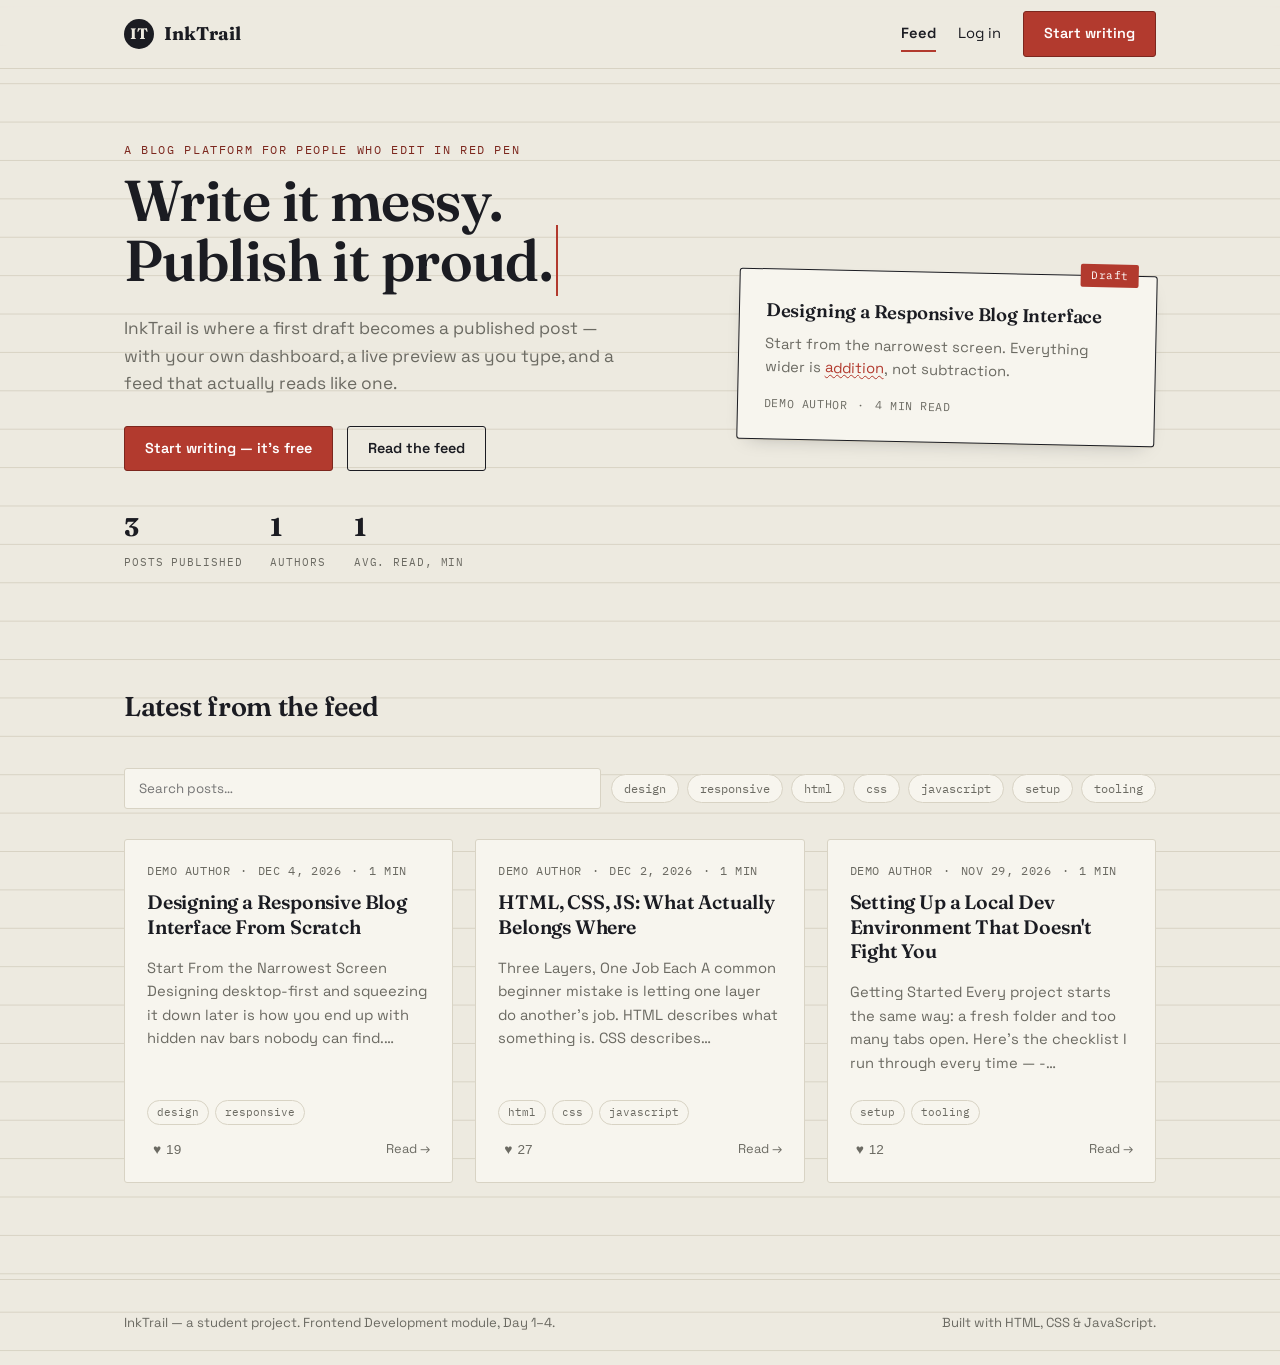
<file: index.html>
<!DOCTYPE html>
<html lang="en">
<head>
<meta charset="UTF-8" />
<meta name="viewport" content="width=device-width, initial-scale=1.0" />
<title>InkTrail — Write in the margins</title>
<link rel="stylesheet" href="css/style.css" />
</head>
<body>

<nav class="site-nav">
  <div class="container">
    <a class="brand" href="index.html">
      <span class="brand-mark">IT</span>
      <span class="brand-word">InkTrail</span>
    </a>
    <button class="menu-toggle" data-menu-toggle aria-label="Toggle menu" aria-expanded="false">
      <span></span><span></span><span></span>
    </button>
    <div class="nav-links" data-menu>
      <a class="nav-link" href="index.html">Feed</a>
      <span data-auth-slot style="display:flex; align-items:center; gap:22px;"></span>
    </div>
  </div>
</nav>

<header class="hero">
  <div class="container hero-grid">
    <div>
      <p class="eyebrow">A blog platform for people who edit in red pen</p>
      <h1>Write it messy.<br><span class="typed" id="typed-text"></span></h1>
      <p class="hero-lede">InkTrail is where a first draft becomes a published post — with your own dashboard, a live preview as you type, and a feed that actually reads like one.</p>
      <div class="hero-actions">
        <a class="btn btn--primary" href="register.html">Start writing — it's free</a>
        <a class="btn btn--ghost" href="#feed">Read the feed</a>
      </div>
      <div class="hero-stats">
        <div class="hero-stat"><b id="stat-posts">—</b><span>Posts published</span></div>
        <div class="hero-stat"><b id="stat-authors">—</b><span>Authors</span></div>
        <div class="hero-stat"><b id="stat-words">—</b><span>Avg. read, min</span></div>
      </div>
    </div>
    <div class="hero-card">
      <h3>Designing a Responsive Blog Interface</h3>
      <p>Start from the narrowest screen. Everything wider is <span class="mark">addition</span>, not subtraction.</p>
      <div class="post-meta"><span>Demo Author</span><span>·</span><span>4 min read</span></div>
    </div>
  </div>
</header>

<main class="section" id="feed">
  <div class="container">
    <div class="section-head">
      <h2>Latest from the feed</h2>
    </div>
    <div class="filter-bar">
      <input type="search" id="search-input" placeholder="Search posts…" aria-label="Search posts" />
      <div id="tag-filters" style="display:flex; gap:8px; flex-wrap:wrap;"></div>
    </div>
    <div class="post-grid" id="post-grid"></div>
  </div>
</main>

<footer class="site-footer">
  <div class="container">
    <p>InkTrail — a student project. Frontend Development module, Day 1–4.</p>
    <p>Built with HTML, CSS &amp; JavaScript.</p>
  </div>
</footer>

<script src="js/data.js"></script>
<script src="js/app.js"></script>
<script>
  // typewriter headline
  (function typeHeadline() {
    const el = document.getElementById("typed-text");
    const phrases = ["Publish it proud.", "Edit it sharp.", "Share it wide."];
    let p = 0, i = 0, deleting = false;
    function tick() {
      const word = phrases[p];
      el.textContent = deleting ? word.slice(0, i--) : word.slice(0, i++);
      if (!deleting && i === word.length + 1) { deleting = true; setTimeout(tick, 1400); return; }
      if (deleting && i < 0) { deleting = false; p = (p + 1) % phrases.length; i = 0; }
      setTimeout(tick, deleting ? 35 : 65);
    }
    if (!window.matchMedia("(prefers-reduced-motion: reduce)").matches) tick();
    else el.textContent = phrases[0];
  })();

  // feed render
  let activeTag = null;
  function allTags(posts) {
    return [...new Set(posts.flatMap((p) => p.tags))];
  }
  function renderFeed() {
    const posts = DB.getPublishedPosts();
    const q = document.getElementById("search-input").value.trim().toLowerCase();
    const filtered = posts.filter((p) => {
      const matchesQ = !q || p.title.toLowerCase().includes(q) || p.tags.some((t) => t.includes(q));
      const matchesTag = !activeTag || p.tags.includes(activeTag);
      return matchesQ && matchesTag;
    });

    const grid = document.getElementById("post-grid");
    grid.innerHTML = filtered.length
      ? filtered.map(postCard).join("")
      : `<div class="empty-state" style="grid-column:1/-1;"><p class="display">No posts match that search.</p><p>Try a different keyword or tag.</p></div>`;

    grid.querySelectorAll("[data-like]").forEach((btn) => {
      btn.addEventListener("click", (e) => {
        e.preventDefault();
        e.stopPropagation();
        const liked = DB.toggleLike(btn.dataset.like);
        btn.classList.toggle("is-liked", liked);
        btn.querySelector("span").textContent = DB.getPost(btn.dataset.like).likes;
      });
    });

    const tagHost = document.getElementById("tag-filters");
    const tags = allTags(posts);
    tagHost.innerHTML = tags
      .map((t) => `<button class="tag-pill ${t === activeTag ? "is-active" : ""}" data-tag="${t}">${t}</button>`)
      .join("");
    tagHost.querySelectorAll("[data-tag]").forEach((btn) => {
      btn.addEventListener("click", () => {
        activeTag = activeTag === btn.dataset.tag ? null : btn.dataset.tag;
        renderFeed();
      });
    });

    document.getElementById("stat-posts").textContent = posts.length;
    document.getElementById("stat-authors").textContent = new Set(posts.map((p) => p.authorId)).size;
    const avg = posts.length ? Math.round(posts.reduce((s, p) => s + readingTime(p.content), 0) / posts.length) : 0;
    document.getElementById("stat-words").textContent = avg;
  }
  function postCard(p) {
    const liked = DB.isLiked(p.id);
    return `
      <a class="post-card reveal is-visible" href="post.html?id=${p.id}">
        <div class="post-meta"><span>${p.authorName}</span><span>·</span><span>${formatDate(p.createdAt)}</span><span>·</span><span>${readingTime(p.content)} min</span></div>
        <h3>${p.title}</h3>
        <p class="post-excerpt">${excerpt(p.content)}</p>
        <div class="post-tags">${p.tags.map((t) => `<span class="post-tag">${t}</span>`).join("")}</div>
        <div class="post-foot">
          <button class="like-btn ${liked ? "is-liked" : ""}" data-like="${p.id}">♥ <span>${p.likes}</span></button>
          <span>Read →</span>
        </div>
      </a>`;
  }
  document.getElementById("search-input").addEventListener("input", renderFeed);
  renderFeed();
</script>
</body>
</html>
</file>
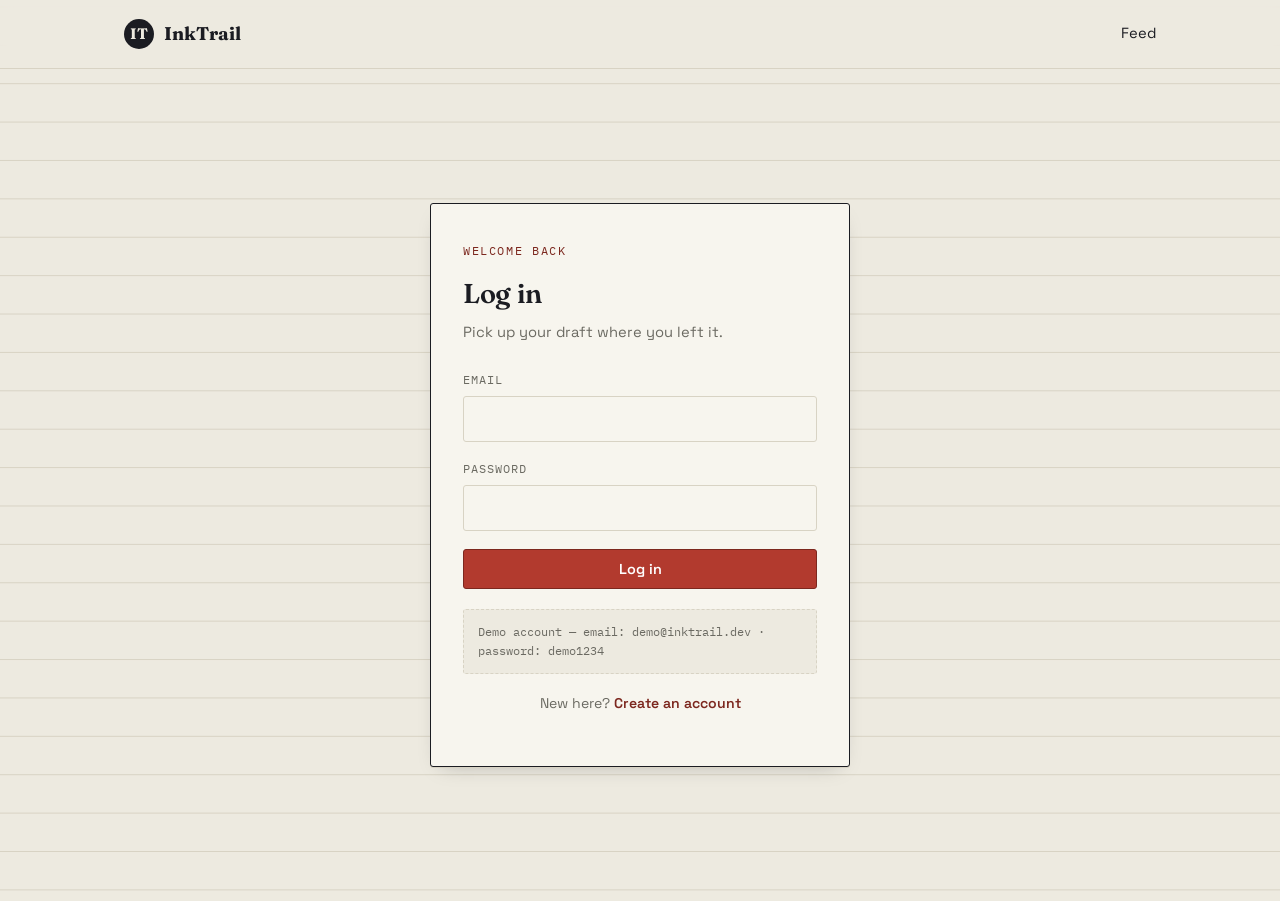
<file: create.html>
<!DOCTYPE html>
<html lang="en">
<head>
<meta charset="UTF-8" />
<meta name="viewport" content="width=device-width, initial-scale=1.0" />
<title>Write — InkTrail</title>
<link rel="stylesheet" href="css/style.css" />
</head>
<body>

<nav class="site-nav">
  <div class="container">
    <a class="brand" href="index.html">
      <span class="brand-mark">IT</span>
      <span class="brand-word">InkTrail</span>
    </a>
    <button class="menu-toggle" data-menu-toggle aria-label="Toggle menu" aria-expanded="false">
      <span></span><span></span><span></span>
    </button>
    <div class="nav-links" data-menu>
      <a class="nav-link" href="index.html">Feed</a>
      <span data-auth-slot style="display:flex; align-items:center; gap:22px;"></span>
    </div>
  </div>
</nav>

<main class="section">
  <div class="container">
    <p class="eyebrow" id="editor-eyebrow">New post</p>
    <h1 id="editor-title" style="margin-bottom:26px;">Write something worth editing</h1>

    <div class="field">
      <label for="title-input">Title</label>
      <input type="text" id="title-input" placeholder="Give it a title that earns the click" />
      <p class="field-error" id="title-error">A title is required.</p>
    </div>

    <div class="field">
      <label for="tag-text-input">Tags</label>
      <div class="tag-input-row" id="tag-row">
        <input type="text" id="tag-text-input" placeholder="Type a tag and press Enter" />
      </div>
      <p class="field-hint">Press Enter or comma to add a tag.</p>
    </div>

    <div class="field">
      <label>Content — write in the panel, watch it render on the right</label>
      <div class="editor-toolbar">
        <button type="button" data-md="**bold**">Bold</button>
        <button type="button" data-md="*italic*">Italic</button>
        <button type="button" data-md="# Heading">Heading</button>
        <button type="button" data-md="- list item">List item</button>
        <button type="button" data-md="[link text](https://)">Link</button>
      </div>
      <div class="editor-grid">
        <textarea id="content-input" placeholder="# Start with a strong first line

Write like you talk. Use **bold** and *italics* to emphasize, and dashes for lists:

- point one
- point two"></textarea>
        <div class="preview-pane">
          <span class="eyebrow">Live preview</span>
          <div id="preview-output"></div>
        </div>
      </div>
    </div>

    <div class="editor-actions">
      <button class="btn btn--ghost" id="save-draft-btn">Save as draft</button>
      <button class="btn btn--primary" id="publish-btn">Publish post</button>
      <span id="save-status" style="align-self:center; font-size:0.85rem; color:var(--muted);"></span>
    </div>
  </div>
</main>

<script src="js/data.js"></script>
<script src="js/app.js"></script>
<script>
  requireAuth();
  const user = DB.currentUser();
  const editId = new URLSearchParams(location.search).get("edit");
  const existing = editId ? DB.getPost(editId) : null;
  let tags = existing ? [...existing.tags] : [];

  if (existing) {
    document.getElementById("editor-eyebrow").textContent = "Editing";
    document.getElementById("editor-title").textContent = "Sharpen your draft";
    document.getElementById("title-input").value = existing.title;
    document.getElementById("content-input").value = existing.content;
  }

  const titleInput = document.getElementById("title-input");
  const contentInput = document.getElementById("content-input");
  const preview = document.getElementById("preview-output");

  function renderTags() {
    document.querySelectorAll(".tag-chip").forEach((c) => c.remove());
    const row = document.getElementById("tag-row");
    const input = document.getElementById("tag-text-input");
    tags.forEach((t) => {
      const chip = document.createElement("span");
      chip.className = "tag-chip";
      chip.innerHTML = `${t} <button type="button" aria-label="Remove tag ${t}">×</button>`;
      chip.querySelector("button").addEventListener("click", () => {
        tags = tags.filter((x) => x !== t);
        renderTags();
      });
      row.insertBefore(chip, input);
    });
  }
  document.getElementById("tag-text-input").addEventListener("keydown", (e) => {
    if (e.key === "Enter" || e.key === ",") {
      e.preventDefault();
      const val = e.target.value.trim().toLowerCase().replace(/,/g, "");
      if (val && !tags.includes(val)) {
        tags.push(val);
        renderTags();
      }
      e.target.value = "";
    }
  });
  renderTags();

  function updatePreview() {
    preview.innerHTML = contentInput.value.trim()
      ? renderMarkdown(contentInput.value)
      : `<p style="color:var(--muted);">Start typing to see your post take shape here.</p>`;
  }
  contentInput.addEventListener("input", updatePreview);
  updatePreview();

  document.querySelectorAll("[data-md]").forEach((btn) => {
    btn.addEventListener("click", () => {
      const insert = btn.dataset.md;
      const start = contentInput.selectionStart;
      const end = contentInput.selectionEnd;
      const val = contentInput.value;
      contentInput.value = val.slice(0, start) + insert + val.slice(end);
      contentInput.focus();
      contentInput.selectionStart = contentInput.selectionEnd = start + insert.length;
      updatePreview();
    });
  });

  function validate() {
    const ok = titleInput.value.trim().length > 0;
    document.getElementById("title-error").style.display = ok ? "none" : "block";
    titleInput.style.borderColor = ok ? "" : "var(--accent)";
    return ok;
  }

  function save(publish) {
    if (!validate()) {
      toast("Give your post a title first.", "error");
      return;
    }
    if (!contentInput.value.trim()) {
      toast("Your post has no content yet.", "error");
      return;
    }
    const payload = {
      title: titleInput.value.trim(),
      content: contentInput.value,
      tags: tags.length ? tags : ["general"],
      published: publish,
    };
    if (existing) {
      DB.updatePost(existing.id, payload);
      toast(publish ? "Post published." : "Draft saved.");
    } else {
      DB.createPost({
        id: "p_" + Date.now(),
        authorId: user.id,
        authorName: user.name,
        likes: 0,
        createdAt: Date.now(),
        ...payload,
      });
      toast(publish ? "Post published." : "Draft saved.");
    }
    setTimeout(() => (location.href = "dashboard.html"), 600);
  }
  document.getElementById("save-draft-btn").addEventListener("click", () => save(false));
  document.getElementById("publish-btn").addEventListener("click", () => save(true));
</script>
</body>
</html>
</file>
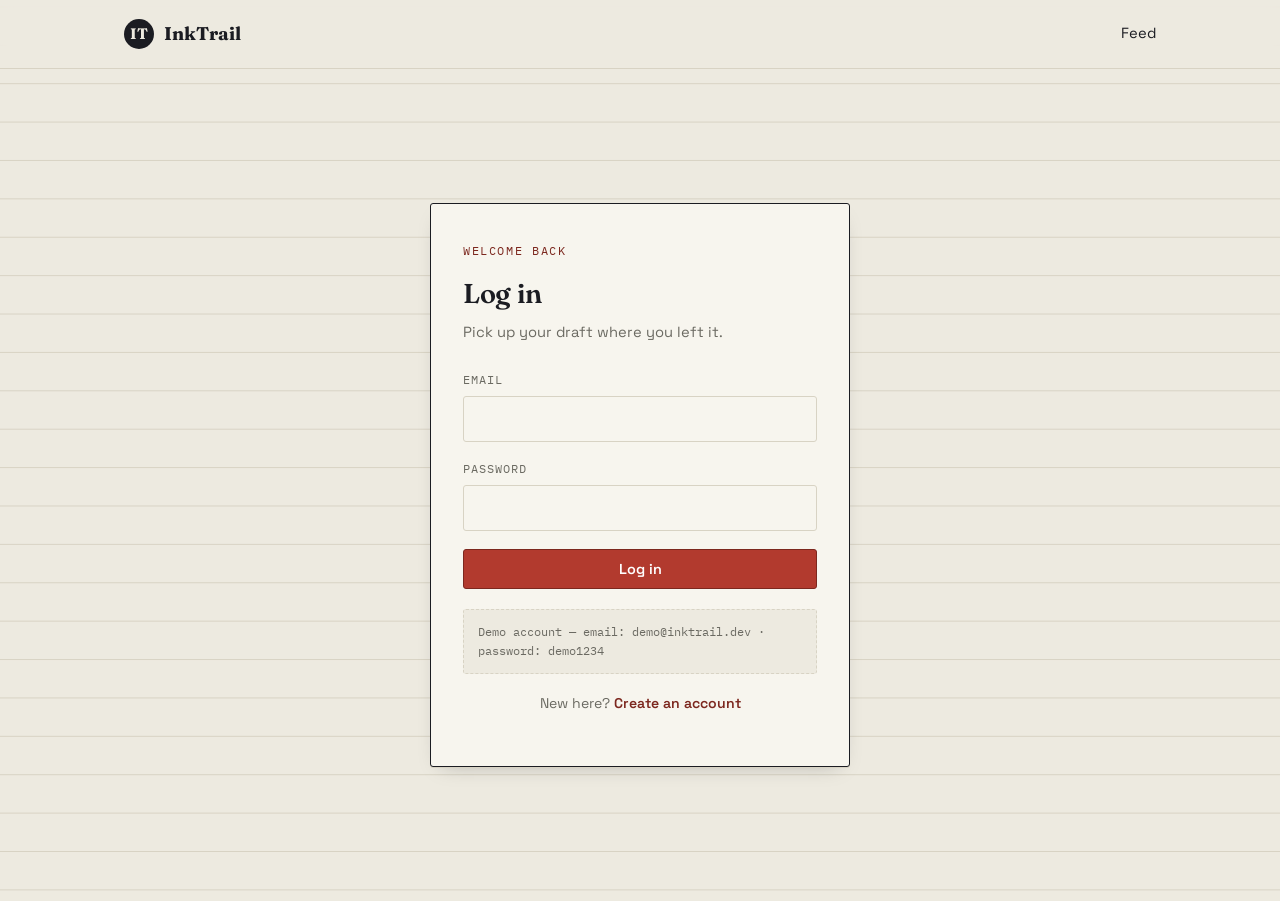
<file: dashboard.html>
<!DOCTYPE html>
<html lang="en">
<head>
<meta charset="UTF-8" />
<meta name="viewport" content="width=device-width, initial-scale=1.0" />
<title>Dashboard — InkTrail</title>
<link rel="stylesheet" href="css/style.css" />
</head>
<body>

<nav class="site-nav">
  <div class="container">
    <a class="brand" href="index.html">
      <span class="brand-mark">IT</span>
      <span class="brand-word">InkTrail</span>
    </a>
    <button class="menu-toggle" data-menu-toggle aria-label="Toggle menu" aria-expanded="false">
      <span></span><span></span><span></span>
    </button>
    <div class="nav-links" data-menu>
      <a class="nav-link" href="index.html">Feed</a>
      <span data-auth-slot style="display:flex; align-items:center; gap:22px;"></span>
    </div>
  </div>
</nav>

<main class="section">
  <div class="container">
    <div class="dash-header">
      <div class="dash-title">
        <p class="eyebrow" id="greet-eyebrow">Your desk</p>
        <h1 id="greet-name">Dashboard</h1>
      </div>
      <a class="btn btn--primary" href="create.html">+ New post</a>
    </div>

    <div class="stat-row">
      <div class="stat-card"><b id="stat-total">0</b><span>Total posts</span></div>
      <div class="stat-card"><b id="stat-published">0</b><span>Published</span></div>
      <div class="stat-card"><b id="stat-drafts">0</b><span>Drafts</span></div>
      <div class="stat-card"><b id="stat-likes">0</b><span>Total likes</span></div>
    </div>

    <div class="section-head">
      <h2>Your posts</h2>
    </div>
    <div class="table-scroll">
      <table class="post-table" id="post-table">
        <thead>
          <tr><th>Title</th><th>Status</th><th>Tags</th><th>Date</th><th>Likes</th><th>Actions</th></tr>
        </thead>
        <tbody id="post-table-body"></tbody>
      </table>
    </div>
    <div id="dash-empty" style="display:none;" class="empty-state">
      <p class="display">Nothing here yet.</p>
      <p>Your first post is one click away.</p>
      <a class="btn btn--primary" href="create.html">Write your first post</a>
    </div>
  </div>
</main>

<script src="js/data.js"></script>
<script src="js/app.js"></script>
<script>
  requireAuth();
  const user = DB.currentUser();

  function render() {
    document.getElementById("greet-name").textContent = `Hey, ${user.name.split(" ")[0]} — here's your desk`;
    const posts = DB.getPostsByAuthor(user.id);

    document.getElementById("stat-total").textContent = posts.length;
    document.getElementById("stat-published").textContent = posts.filter((p) => p.published).length;
    document.getElementById("stat-drafts").textContent = posts.filter((p) => !p.published).length;
    document.getElementById("stat-likes").textContent = posts.reduce((s, p) => s + p.likes, 0);

    const body = document.getElementById("post-table-body");
    const table = document.getElementById("post-table");
    const empty = document.getElementById("dash-empty");

    if (!posts.length) {
      table.style.display = "none";
      empty.style.display = "block";
      return;
    }
    table.style.display = "table";
    empty.style.display = "none";

    body.innerHTML = posts
      .map(
        (p) => `
      <tr>
        <td><a href="post.html?id=${p.id}" style="text-decoration:none; font-weight:600;">${p.title}</a></td>
        <td><span class="status-pill ${p.published ? "published" : "draft"}">${p.published ? "Published" : "Draft"}</span></td>
        <td>${p.tags.map((t) => `<span class="post-tag">${t}</span>`).join(" ")}</td>
        <td>${formatDate(p.createdAt)}</td>
        <td>${p.likes}</td>
        <td>
          <div class="row-actions">
            <a class="icon-btn" href="create.html?edit=${p.id}">Edit</a>
            <button class="icon-btn" data-toggle="${p.id}">${p.published ? "Unpublish" : "Publish"}</button>
            <button class="icon-btn" data-delete="${p.id}">Delete</button>
          </div>
        </td>
      </tr>`
      )
      .join("");

    body.querySelectorAll("[data-toggle]").forEach((btn) => {
      btn.addEventListener("click", () => {
        const post = DB.getPost(btn.dataset.toggle);
        DB.updatePost(post.id, { published: !post.published });
        toast(post.published ? "Moved to drafts." : "Published.");
        render();
      });
    });
    body.querySelectorAll("[data-delete]").forEach((btn) => {
      btn.addEventListener("click", () => {
        if (confirm("Delete this post? This can't be undone.")) {
          DB.deletePost(btn.dataset.delete);
          toast("Post deleted.");
          render();
        }
      });
    });
  }
  render();
</script>
</body>
</html>
</file>
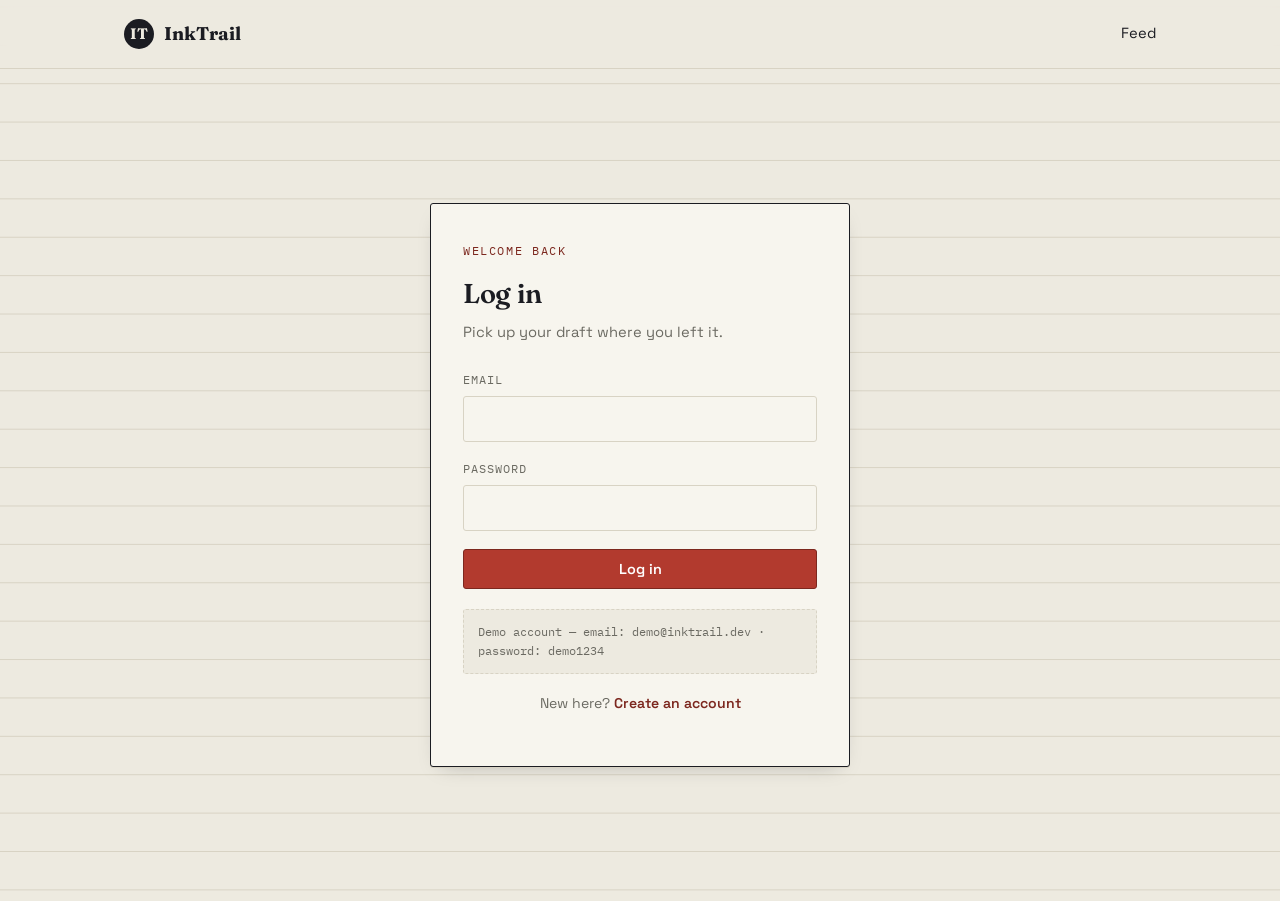
<file: login.html>
<!DOCTYPE html>
<html lang="en">
<head>
<meta charset="UTF-8" />
<meta name="viewport" content="width=device-width, initial-scale=1.0" />
<title>Log in — InkTrail</title>
<link rel="stylesheet" href="css/style.css" />
</head>
<body>

<nav class="site-nav">
  <div class="container">
    <a class="brand" href="index.html">
      <span class="brand-mark">IT</span>
      <span class="brand-word">InkTrail</span>
    </a>
    <div class="nav-links" style="position:static; transform:none; opacity:1; pointer-events:auto; padding:0; border:none; flex-direction:row;">
      <a class="nav-link" href="index.html">Feed</a>
    </div>
  </div>
</nav>

<main class="auth-wrap">
  <div class="auth-card">
    <p class="eyebrow">Welcome back</p>
    <h1>Log in</h1>
    <p class="lede">Pick up your draft where you left it.</p>

    <form id="login-form" novalidate>
      <div class="field" id="email-field">
        <label for="email">Email</label>
        <input type="email" id="email" name="email" autocomplete="email" required />
        <p class="field-error">Enter a valid email address.</p>
      </div>
      <div class="field" id="password-field">
        <label for="password">Password</label>
        <input type="password" id="password" name="password" autocomplete="current-password" required />
        <p class="field-error">Password is required.</p>
      </div>
      <button class="btn btn--primary btn--block" type="submit">Log in</button>
    </form>

    <div class="demo-hint">Demo account — email: demo@inktrail.dev · password: demo1234</div>
    <p class="auth-foot">New here? <a href="register.html">Create an account</a></p>
  </div>
</main>

<script src="js/data.js"></script>
<script src="js/app.js"></script>
<script>
  const form = document.getElementById("login-form");
  form.addEventListener("submit", (e) => {
    e.preventDefault();
    const email = document.getElementById("email");
    const password = document.getElementById("password");
    let valid = true;

    if (!/^\S+@\S+\.\S+$/.test(email.value)) {
      document.getElementById("email-field").classList.add("has-error");
      valid = false;
    } else {
      document.getElementById("email-field").classList.remove("has-error");
    }
    if (!password.value) {
      document.getElementById("password-field").classList.add("has-error");
      valid = false;
    } else {
      document.getElementById("password-field").classList.remove("has-error");
    }
    if (!valid) return;

    const user = DB.findUserByEmail(email.value);
    if (!user || user.password !== password.value) {
      toast("Email or password doesn't match.", "error");
      return;
    }
    DB.setSession(user.id);
    toast(`Welcome back, ${user.name.split(" ")[0]}.`);
    const redirect = sessionStorage.getItem("inktrail_redirect") || "dashboard.html";
    sessionStorage.removeItem("inktrail_redirect");
    setTimeout(() => (location.href = redirect), 500);
  });
</script>
</body>
</html>
</file>
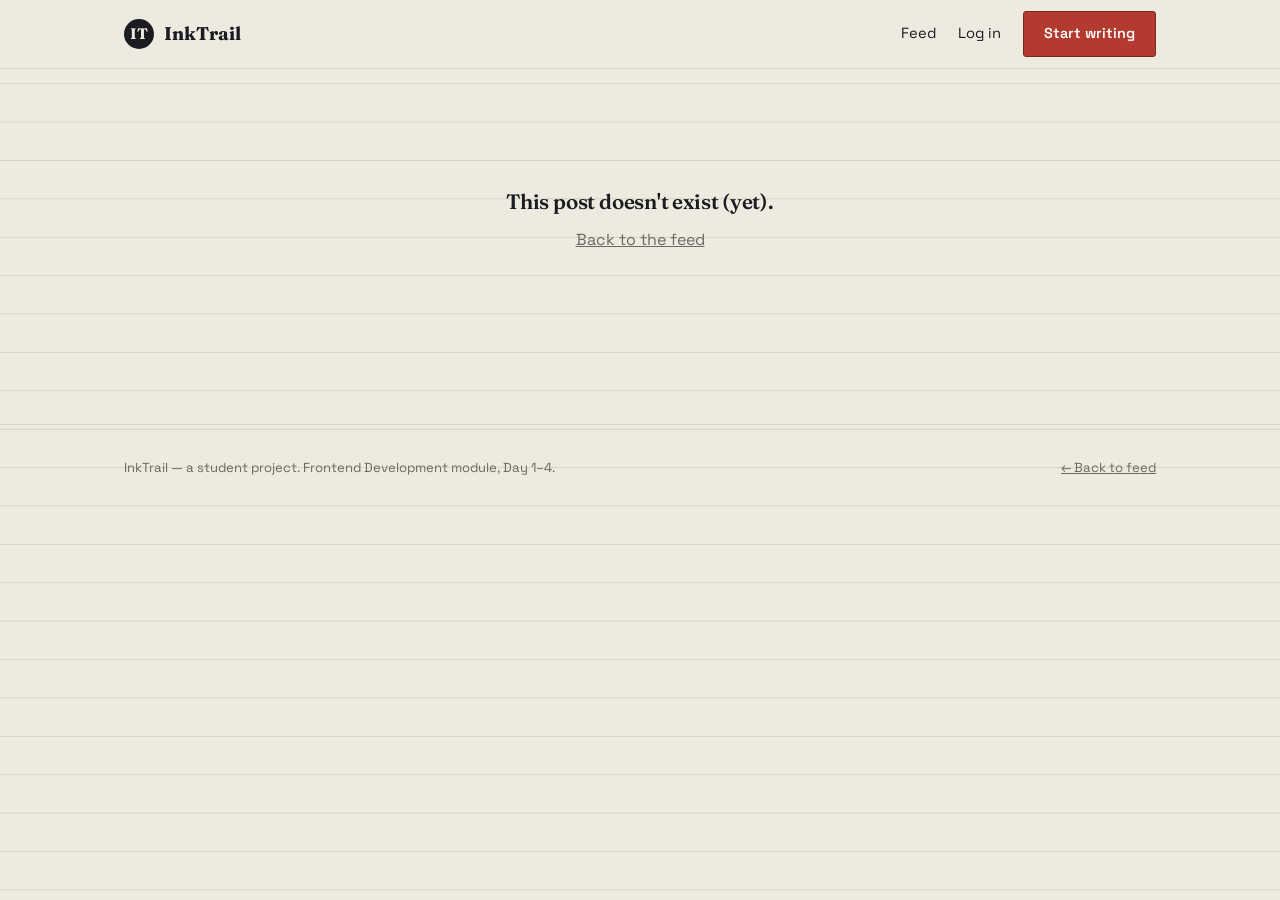
<file: post.html>
<!DOCTYPE html>
<html lang="en">
<head>
<meta charset="UTF-8" />
<meta name="viewport" content="width=device-width, initial-scale=1.0" />
<title>Post — InkTrail</title>
<link rel="stylesheet" href="css/style.css" />
</head>
<body>

<nav class="site-nav">
  <div class="container">
    <a class="brand" href="index.html">
      <span class="brand-mark">IT</span>
      <span class="brand-word">InkTrail</span>
    </a>
    <button class="menu-toggle" data-menu-toggle aria-label="Toggle menu" aria-expanded="false">
      <span></span><span></span><span></span>
    </button>
    <div class="nav-links" data-menu>
      <a class="nav-link" href="index.html">Feed</a>
      <span data-auth-slot style="display:flex; align-items:center; gap:22px;"></span>
    </div>
  </div>
</nav>

<main class="section">
  <div class="container" style="max-width:720px;">
    <div id="post-root"></div>
  </div>
</main>

<footer class="site-footer">
  <div class="container">
    <p>InkTrail — a student project. Frontend Development module, Day 1–4.</p>
    <p><a href="index.html">← Back to feed</a></p>
  </div>
</footer>

<script src="js/data.js"></script>
<script src="js/app.js"></script>
<script>
  const id = new URLSearchParams(location.search).get("id");
  const post = DB.getPost(id);
  const root = document.getElementById("post-root");
  if (!post) {
    root.innerHTML = `<div class="empty-state"><p class="display">This post doesn't exist (yet).</p><p><a href="index.html">Back to the feed</a></p></div>`;
  } else {
    document.title = post.title + " — InkTrail";
    const liked = DB.isLiked(post.id);
    root.innerHTML = `
      <p class="eyebrow">${post.tags.join(" · ")}</p>
      <h1 style="font-size:clamp(1.8rem,4vw,2.6rem); margin-bottom:10px;">${post.title}</h1>
      <div class="post-meta" style="margin-bottom:28px;">
        <span>${post.authorName}</span><span>·</span><span>${formatDate(post.createdAt)}</span><span>·</span><span>${readingTime(post.content)} min read</span>
      </div>
      <article style="font-size:1.05rem;">${renderMarkdown(post.content)}</article>
      <div style="margin-top:32px; display:flex; gap:14px; align-items:center;">
        <button class="btn ${liked ? "btn--primary" : "btn--ghost"}" id="like-btn">♥ <span id="like-count">${post.likes}</span> likes</button>
      </div>
    `;
    document.getElementById("like-btn").addEventListener("click", (e) => {
      const nowLiked = DB.toggleLike(post.id);
      e.currentTarget.classList.toggle("btn--primary", nowLiked);
      e.currentTarget.classList.toggle("btn--ghost", !nowLiked);
      document.getElementById("like-count").textContent = DB.getPost(post.id).likes;
    });
  }
</script>
</body>
</html>
</file>
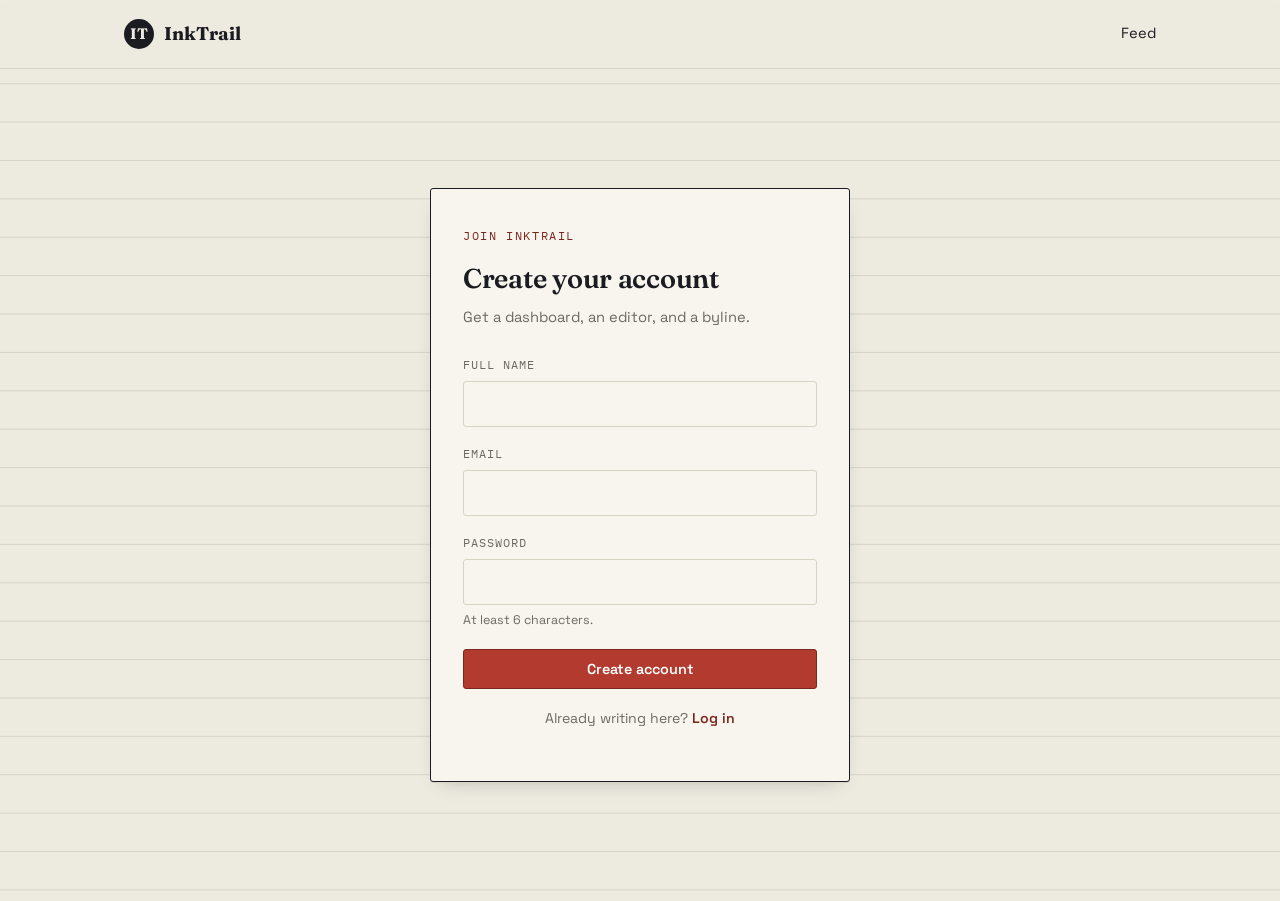
<file: register.html>
<!DOCTYPE html>
<html lang="en">
<head>
<meta charset="UTF-8" />
<meta name="viewport" content="width=device-width, initial-scale=1.0" />
<title>Register — InkTrail</title>
<link rel="stylesheet" href="css/style.css" />
</head>
<body>

<nav class="site-nav">
  <div class="container">
    <a class="brand" href="index.html">
      <span class="brand-mark">IT</span>
      <span class="brand-word">InkTrail</span>
    </a>
    <div class="nav-links" style="position:static; transform:none; opacity:1; pointer-events:auto; padding:0; border:none; flex-direction:row;">
      <a class="nav-link" href="index.html">Feed</a>
    </div>
  </div>
</nav>

<main class="auth-wrap">
  <div class="auth-card">
    <p class="eyebrow">Join InkTrail</p>
    <h1>Create your account</h1>
    <p class="lede">Get a dashboard, an editor, and a byline.</p>

    <form id="register-form" novalidate>
      <div class="field" id="name-field">
        <label for="name">Full name</label>
        <input type="text" id="name" name="name" autocomplete="name" required />
        <p class="field-error">Enter your name.</p>
      </div>
      <div class="field" id="email-field">
        <label for="email">Email</label>
        <input type="email" id="email" name="email" autocomplete="email" required />
        <p class="field-error">Enter a valid email address.</p>
      </div>
      <div class="field" id="password-field">
        <label for="password">Password</label>
        <input type="password" id="password" name="password" autocomplete="new-password" required />
        <p class="field-hint">At least 6 characters.</p>
        <p class="field-error">Password must be at least 6 characters.</p>
      </div>
      <button class="btn btn--primary btn--block" type="submit">Create account</button>
    </form>

    <p class="auth-foot">Already writing here? <a href="login.html">Log in</a></p>
  </div>
</main>

<script src="js/data.js"></script>
<script src="js/app.js"></script>
<script>
  const form = document.getElementById("register-form");
  form.addEventListener("submit", (e) => {
    e.preventDefault();
    const name = document.getElementById("name");
    const email = document.getElementById("email");
    const password = document.getElementById("password");
    let valid = true;

    toggleError("name-field", !name.value.trim());
    if (!name.value.trim()) valid = false;

    const emailOk = /^\S+@\S+\.\S+$/.test(email.value);
    toggleError("email-field", !emailOk);
    if (!emailOk) valid = false;

    const passOk = password.value.length >= 6;
    toggleError("password-field", !passOk);
    if (!passOk) valid = false;

    if (!valid) return;

    if (DB.findUserByEmail(email.value)) {
      toast("An account with that email already exists.", "error");
      return;
    }

    const user = {
      id: "u_" + Date.now(),
      name: name.value.trim(),
      email: email.value.trim(),
      password: password.value,
      joined: Date.now(),
      bio: "",
    };
    DB.createUser(user);
    DB.setSession(user.id);
    toast(`Account created. Welcome, ${user.name.split(" ")[0]}.`);
    setTimeout(() => (location.href = "dashboard.html"), 500);
  });
  function toggleError(fieldId, hasError) {
    document.getElementById(fieldId).classList.toggle("has-error", hasError);
  }
</script>
</body>
</html>
</file>
<file: css/style.css>
/* ============================================================
   InkTrail — design tokens
   Editorial writer's-desk aesthetic: ruled paper + red-pen marks
============================================================ */
@import url('https://fonts.googleapis.com/css2?family=Fraunces:ital,opsz,wght@0,9..144,400;0,9..144,600;0,9..144,700;1,9..144,500&family=Space+Grotesk:wght@400;500;600;700&family=IBM+Plex+Mono:wght@400;500&display=swap');

:root {
  /* color */
  --ink: #1B1C22;
  --paper: #EDEAE0;
  --paper-raised: #F7F5EE;
  --rule: #D8D3C4;
  --accent: #B23A2E;      /* red-pen mark */
  --accent-ink: #7C271E;
  --sage: #5F7A5C;         /* published / success */
  --gold: #C68A2E;         /* highlight / rank */
  --muted: #6B6A62;

  /* type */
  --font-display: 'Fraunces', Georgia, serif;
  --font-body: 'Space Grotesk', system-ui, sans-serif;
  --font-mono: 'IBM Plex Mono', ui-monospace, monospace;

  /* scale */
  --radius: 3px;
  --shadow-card: 0 1px 0 var(--rule), 0 8px 20px -12px rgba(27,28,34,0.35);
  --maxw: 1080px;
}

* { box-sizing: border-box; }
html { scroll-behavior: smooth; }
body {
  margin: 0;
  background: var(--paper);
  background-image:
    linear-gradient(var(--rule) 1px, transparent 1px);
  background-size: 100% 2.4em;
  background-position: 0 5.2em;
  color: var(--ink);
  font-family: var(--font-body);
  font-size: 16px;
  line-height: 1.6;
  -webkit-font-smoothing: antialiased;
}
@media (prefers-reduced-motion: reduce) {
  * { animation-duration: 0.001ms !important; transition-duration: 0.001ms !important; scroll-behavior: auto !important; }
}
img { max-width: 100%; display: block; }
a { color: inherit; }
:focus-visible { outline: 2px solid var(--accent); outline-offset: 3px; }

h1, h2, h3, .display { font-family: var(--font-display); font-weight: 600; letter-spacing: -0.01em; margin: 0 0 0.4em; }
p { margin: 0 0 1em; }
.eyebrow {
  font-family: var(--font-mono);
  font-size: 0.72rem;
  letter-spacing: 0.14em;
  text-transform: uppercase;
  color: var(--accent-ink);
}
.container { max-width: var(--maxw); margin: 0 auto; padding: 0 24px; }

/* ---------- nav ---------- */
.site-nav {
  position: sticky; top: 0; z-index: 40;
  background: rgba(237,234,224,0.92);
  backdrop-filter: blur(6px);
  border-bottom: 1px solid var(--rule);
}
.site-nav .container { display: flex; align-items: center; justify-content: space-between; height: 68px; }
.brand { display: flex; align-items: center; gap: 10px; text-decoration: none; }
.brand-mark {
  width: 30px; height: 30px; border-radius: 50%;
  background: var(--ink); color: var(--paper);
  display: flex; align-items: center; justify-content: center;
  font-family: var(--font-display); font-weight: 700; font-size: 0.95rem;
  position: relative;
}
.brand-mark::after {
  content: ""; position: absolute; inset: -3px;
  border: 1.5px solid var(--accent); border-radius: 50%;
  opacity: 0; transition: opacity 0.2s;
}
.brand:hover .brand-mark::after { opacity: 1; }
.brand-word { font-family: var(--font-display); font-weight: 700; font-size: 1.15rem; }
.nav-links { display: flex; align-items: center; gap: 22px; }
.nav-link {
  font-size: 0.92rem; text-decoration: none; color: var(--ink);
  position: relative; padding: 4px 0;
}
.nav-link::after {
  content: ""; position: absolute; left: 0; right: 100%; bottom: -2px; height: 2px;
  background: var(--accent); transition: right 0.2s ease;
}
.nav-link:hover::after, .nav-link.is-active::after { right: 0; }
.nav-link.is-active { font-weight: 600; }
.nav-user {
  width: 32px; height: 32px; border-radius: 50%;
  background: var(--gold); color: var(--ink);
  display: flex; align-items: center; justify-content: center;
  font-family: var(--font-mono); font-size: 0.72rem; font-weight: 500;
}
.menu-toggle { display: none; background: none; border: none; cursor: pointer; padding: 6px; }
.menu-toggle span { display: block; width: 22px; height: 2px; background: var(--ink); margin: 4px 0; transition: transform 0.2s, opacity 0.2s; }

/* ---------- buttons / inputs ---------- */
.btn {
  font-family: var(--font-body); font-weight: 600; font-size: 0.9rem;
  padding: 10px 20px; border-radius: var(--radius); border: 1.5px solid var(--ink);
  cursor: pointer; text-decoration: none; display: inline-flex; align-items: center; gap: 8px;
  transition: transform 0.15s ease, box-shadow 0.15s ease;
  background: var(--ink); color: var(--paper);
}
.btn:hover { transform: translateY(-1px); box-shadow: 0 4px 0 var(--rule); }
.btn:active { transform: translateY(0); box-shadow: none; }
.btn--primary { background: var(--accent); border-color: var(--accent-ink); color: #fff; }
.btn--ghost { background: transparent; color: var(--ink); }
.btn--block { width: 100%; justify-content: center; }
.btn--sm { padding: 6px 14px; font-size: 0.8rem; }
.btn--danger { background: transparent; border-color: var(--accent); color: var(--accent-ink); }
.btn[disabled] { opacity: 0.5; cursor: not-allowed; transform: none; box-shadow: none; }

.field { margin-bottom: 18px; }
.field label {
  display: block; font-family: var(--font-mono); font-size: 0.74rem;
  text-transform: uppercase; letter-spacing: 0.08em; color: var(--muted); margin-bottom: 6px;
}
.field input, .field textarea {
  width: 100%; padding: 12px 14px; font-family: var(--font-body); font-size: 0.98rem;
  background: var(--paper-raised); border: 1.5px solid var(--rule); border-radius: var(--radius);
  color: var(--ink); transition: border-color 0.15s;
}
.field input:focus, .field textarea:focus { border-color: var(--accent); }
.field-hint { font-size: 0.78rem; color: var(--muted); margin-top: 6px; }
.field-error { font-size: 0.8rem; color: var(--accent-ink); margin-top: 6px; display: none; }
.field.has-error input { border-color: var(--accent); }
.field.has-error .field-error { display: block; }

/* ---------- hero ---------- */
.hero { padding: 72px 0 56px; }
.hero-grid { display: grid; grid-template-columns: 1.15fr 0.85fr; gap: 48px; align-items: center; }
.hero h1 { font-size: clamp(2.3rem, 5vw, 3.6rem); line-height: 1.05; }
.hero h1 .typed { border-right: 2px solid var(--accent); padding-right: 4px; }
.hero-lede { font-size: 1.08rem; color: var(--muted); max-width: 46ch; }
.hero-actions { display: flex; gap: 14px; margin-top: 28px; flex-wrap: wrap; }
.hero-stats { display: flex; gap: 28px; margin-top: 36px; }
.hero-stat b { display: block; font-family: var(--font-display); font-size: 1.6rem; }
.hero-stat span { font-family: var(--font-mono); font-size: 0.7rem; color: var(--muted); text-transform: uppercase; letter-spacing: 0.08em; }

.hero-card {
  background: var(--paper-raised); border: 1.5px solid var(--ink); border-radius: var(--radius);
  padding: 26px; box-shadow: var(--shadow-card); transform: rotate(1.2deg);
  position: relative;
}
.hero-card::before {
  content: "Draft"; position: absolute; top: -12px; right: 18px;
  background: var(--accent); color: #fff; font-family: var(--font-mono);
  font-size: 0.68rem; padding: 3px 10px; border-radius: 2px; letter-spacing: 0.05em;
}
.hero-card h3 { font-size: 1.15rem; }
.hero-card p { color: var(--muted); font-size: 0.92rem; }
.hero-card .mark { color: var(--accent); text-decoration: underline wavy; text-decoration-thickness: 1px; }

/* ---------- section headers ---------- */
.section { padding: 56px 0; }
.section-head { display: flex; justify-content: space-between; align-items: flex-end; gap: 20px; margin-bottom: 28px; flex-wrap: wrap; }
.section-head h2 { font-size: 1.7rem; }

/* ---------- search / filters ---------- */
.filter-bar { display: flex; gap: 10px; flex-wrap: wrap; align-items: center; margin-bottom: 30px; }
.filter-bar input[type="search"] {
  flex: 1; min-width: 200px; padding: 11px 14px; border: 1.5px solid var(--rule);
  border-radius: var(--radius); background: var(--paper-raised); font-family: var(--font-body);
}
.tag-pill {
  font-family: var(--font-mono); font-size: 0.75rem; padding: 6px 12px; border-radius: 20px;
  border: 1px solid var(--rule); background: var(--paper-raised); cursor: pointer; color: var(--muted);
  transition: all 0.15s;
}
.tag-pill.is-active, .tag-pill:hover { border-color: var(--accent); color: var(--accent-ink); }

/* ---------- post grid / cards ---------- */
.post-grid { display: grid; grid-template-columns: repeat(auto-fill, minmax(300px, 1fr)); gap: 22px; }
.post-card {
  background: var(--paper-raised); border: 1.5px solid var(--rule); border-radius: var(--radius);
  padding: 22px; display: flex; flex-direction: column; gap: 10px; text-decoration: none; color: var(--ink);
  transition: transform 0.18s ease, border-color 0.18s ease, box-shadow 0.18s ease;
  position: relative; overflow: hidden;
}
.post-card:hover { transform: translateY(-3px); border-color: var(--ink); box-shadow: var(--shadow-card); }
.post-card::before {
  content: ""; position: absolute; left: 0; top: 0; bottom: 0; width: 4px; background: var(--accent);
  transform: scaleY(0); transform-origin: top; transition: transform 0.22s ease;
}
.post-card:hover::before { transform: scaleY(1); }
.post-meta { display: flex; gap: 10px; align-items: center; font-family: var(--font-mono); font-size: 0.72rem; color: var(--muted); text-transform: uppercase; letter-spacing: 0.05em; }
.post-card h3 { font-size: 1.22rem; line-height: 1.25; }
.post-excerpt { color: var(--muted); font-size: 0.92rem; flex: 1; }
.post-tags { display: flex; gap: 6px; flex-wrap: wrap; }
.post-tag { font-family: var(--font-mono); font-size: 0.68rem; padding: 3px 9px; border: 1px solid var(--rule); border-radius: 20px; color: var(--muted); }
.post-foot { display: flex; justify-content: space-between; align-items: center; margin-top: 4px; font-size: 0.8rem; color: var(--muted); }
.like-btn { background: none; border: none; cursor: pointer; font-size: 0.85rem; color: var(--muted); display: flex; align-items: center; gap: 5px; }
.like-btn.is-liked { color: var(--accent-ink); font-weight: 600; }
.empty-state { text-align: center; padding: 60px 20px; color: var(--muted); }
.empty-state .display { font-size: 1.3rem; color: var(--ink); }

/* ---------- auth card ---------- */
.auth-wrap { min-height: calc(100vh - 68px); display: flex; align-items: center; justify-content: center; padding: 40px 20px; }
.auth-card {
  width: 100%; max-width: 420px; background: var(--paper-raised); border: 1.5px solid var(--ink);
  border-radius: var(--radius); padding: 38px 32px; box-shadow: var(--shadow-card);
}
.auth-card h1 { font-size: 1.7rem; margin-bottom: 6px; }
.auth-card .lede { color: var(--muted); font-size: 0.92rem; margin-bottom: 26px; }
.auth-foot { text-align: center; margin-top: 18px; font-size: 0.88rem; color: var(--muted); }
.auth-foot a { color: var(--accent-ink); font-weight: 600; text-decoration: none; }
.demo-hint {
  margin-top: 20px; padding: 12px 14px; background: var(--paper); border: 1px dashed var(--rule);
  border-radius: var(--radius); font-family: var(--font-mono); font-size: 0.76rem; color: var(--muted);
}

/* ---------- dashboard ---------- */
.dash-header { display: flex; justify-content: space-between; align-items: flex-start; gap: 24px; flex-wrap: wrap; margin-bottom: 32px; }
.dash-title h1 { font-size: 2rem; margin-bottom: 4px; }
.stat-row { display: grid; grid-template-columns: repeat(4, 1fr); gap: 16px; margin-bottom: 36px; }
.stat-card {
  background: var(--paper-raised); border: 1.5px solid var(--rule); border-radius: var(--radius);
  padding: 18px; text-align: left;
}
.stat-card b { display: block; font-family: var(--font-display); font-size: 1.9rem; }
.stat-card span { font-family: var(--font-mono); font-size: 0.68rem; color: var(--muted); text-transform: uppercase; letter-spacing: 0.06em; }

.post-table { width: 100%; border-collapse: collapse; background: var(--paper-raised); border: 1.5px solid var(--rule); border-radius: var(--radius); overflow: hidden; }
.post-table th, .post-table td { text-align: left; padding: 14px 16px; border-bottom: 1px solid var(--rule); font-size: 0.9rem; }
.post-table th { font-family: var(--font-mono); font-size: 0.7rem; text-transform: uppercase; letter-spacing: 0.06em; color: var(--muted); background: var(--paper); }
.post-table tr:last-child td { border-bottom: none; }
.status-pill { font-family: var(--font-mono); font-size: 0.68rem; padding: 3px 10px; border-radius: 20px; text-transform: uppercase; letter-spacing: 0.04em; }
.status-pill.published { background: rgba(95,122,92,0.15); color: var(--sage); }
.status-pill.draft { background: rgba(198,138,46,0.18); color: var(--gold); }
.row-actions { display: flex; gap: 8px; }
.icon-btn { background: none; border: 1px solid var(--rule); border-radius: var(--radius); padding: 6px 10px; cursor: pointer; font-size: 0.78rem; color: var(--ink); }
.icon-btn:hover { border-color: var(--accent); color: var(--accent-ink); }
.table-scroll { overflow-x: auto; }

/* ---------- create/editor ---------- */
.editor-grid { display: grid; grid-template-columns: 1fr 1fr; gap: 28px; align-items: start; }
.editor-toolbar { display: flex; gap: 8px; margin-bottom: 8px; flex-wrap: wrap; }
.editor-toolbar button { font-family: var(--font-mono); font-size: 0.75rem; padding: 5px 10px; border: 1px solid var(--rule); background: var(--paper-raised); border-radius: var(--radius); cursor: pointer; }
.editor-toolbar button:hover { border-color: var(--accent); }
#content-input { min-height: 380px; font-family: var(--font-mono); font-size: 0.92rem; resize: vertical; line-height: 1.7; }
.preview-pane {
  background: var(--paper-raised); border: 1.5px solid var(--rule); border-radius: var(--radius);
  padding: 26px; min-height: 380px;
}
.preview-pane .eyebrow { margin-bottom: 14px; display: block; }
.preview-pane h1 { font-size: 1.6rem; }
.preview-pane h2 { font-size: 1.3rem; }
.preview-pane h3 { font-size: 1.1rem; }
.preview-pane ul { padding-left: 20px; }
.editor-actions { display: flex; gap: 12px; margin-top: 22px; flex-wrap: wrap; }
.tag-input-row { display: flex; flex-wrap: wrap; gap: 8px; padding: 10px; border: 1.5px solid var(--rule); border-radius: var(--radius); background: var(--paper-raised); }
.tag-chip { font-family: var(--font-mono); font-size: 0.75rem; background: var(--paper); border: 1px solid var(--rule); border-radius: 20px; padding: 4px 6px 4px 12px; display: flex; align-items: center; gap: 6px; }
.tag-chip button { background: none; border: none; cursor: pointer; color: var(--muted); font-size: 0.9rem; line-height: 1; }
.tag-input-row input { border: none; flex: 1; min-width: 120px; padding: 6px; background: transparent; font-family: var(--font-body); }
.tag-input-row input:focus { outline: none; }

/* ---------- toast ---------- */
#toast-host { position: fixed; bottom: 24px; right: 24px; z-index: 100; display: flex; flex-direction: column; gap: 10px; }
.toast {
  background: var(--ink); color: var(--paper); font-family: var(--font-mono); font-size: 0.82rem;
  padding: 12px 18px; border-radius: var(--radius); box-shadow: 0 8px 24px -8px rgba(0,0,0,0.4);
  opacity: 0; transform: translateY(8px); transition: opacity 0.25s, transform 0.25s;
  border-left: 3px solid var(--sage);
}
.toast--in { opacity: 1; transform: translateY(0); }
.toast--error { border-left-color: var(--accent); }

/* ---------- footer ---------- */
.site-footer { border-top: 1px solid var(--rule); padding: 32px 0; margin-top: 40px; }
.site-footer .container { display: flex; justify-content: space-between; align-items: center; flex-wrap: wrap; gap: 12px; }
.site-footer p { margin: 0; font-size: 0.82rem; color: var(--muted); }

/* ---------- animation ---------- */
.reveal { opacity: 0; transform: translateY(14px); transition: opacity 0.5s ease, transform 0.5s ease; }
.reveal.is-visible { opacity: 1; transform: translateY(0); }

/* ============================================================
   Responsive
============================================================ */
@media (max-width: 860px) {
  .hero-grid { grid-template-columns: 1fr; }
  .hero-card { transform: none; order: -1; }
  .editor-grid { grid-template-columns: 1fr; }
  .stat-row { grid-template-columns: repeat(2, 1fr); }
}
@media (max-width: 720px) {
  .nav-links {
    position: fixed; top: 68px; left: 0; right: 0; background: var(--paper);
    flex-direction: column; align-items: stretch; padding: 18px 24px; gap: 16px;
    border-bottom: 1px solid var(--rule);
    transform: translateY(-8px); opacity: 0; pointer-events: none; transition: all 0.2s ease;
  }
  .nav-links.is-open { transform: translateY(0); opacity: 1; pointer-events: auto; }
  .menu-toggle { display: block; }
  .nav-user { order: -1; margin-bottom: 6px; }
  .dash-header { flex-direction: column; }
  .stat-row { grid-template-columns: repeat(2, 1fr); }
}
@media (max-width: 480px) {
  .container { padding: 0 16px; }
  .hero { padding: 44px 0 36px; }
  .auth-card { padding: 28px 22px; }
  .stat-row { grid-template-columns: 1fr 1fr; }
  .post-table th:nth-child(3), .post-table td:nth-child(3) { display: none; }
}
</file>
